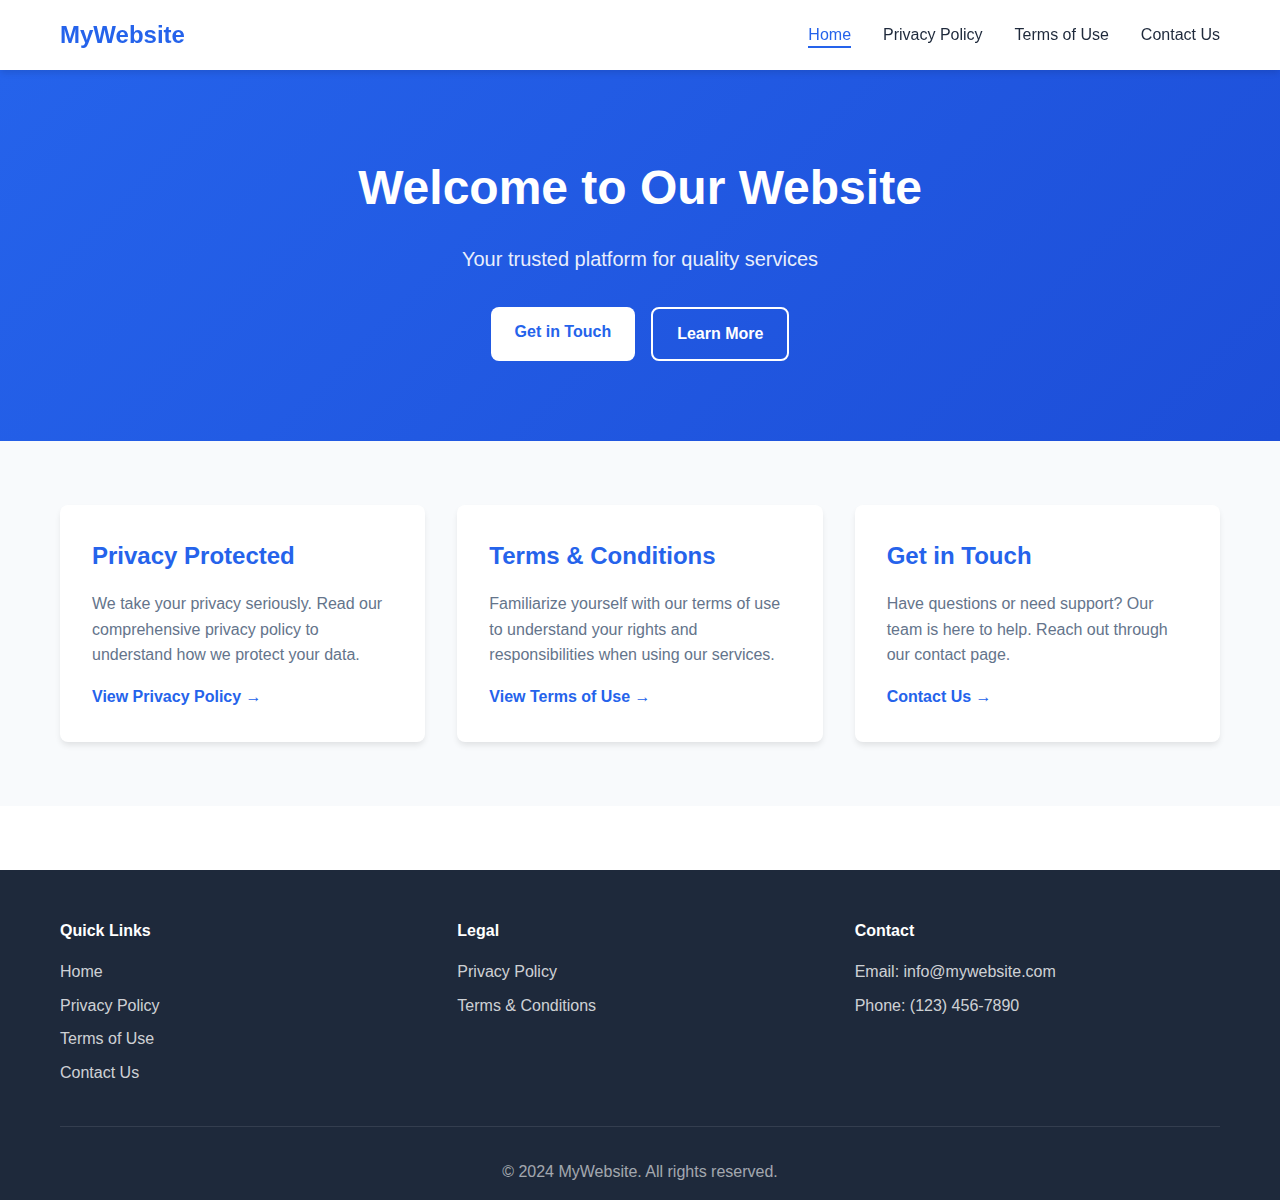
<file: index.html>
<!DOCTYPE html>
<html lang="en">
<head>
    <meta charset="UTF-8">
    <meta name="viewport" content="width=device-width, initial-scale=1.0">
    <title>Home - Website</title>
    <link rel="stylesheet" href="styles.css">
</head>
<body>
    <header>
        <nav class="navbar">
            <div class="container">
                <div class="logo">
                    <a href="index.html">MyWebsite</a>
                </div>
                <ul class="nav-menu">
                    <li><a href="index.html" class="active">Home</a></li>
                    <li><a href="privacy-policy.html">Privacy Policy</a></li>
                    <li><a href="terms-of-use.html">Terms of Use</a></li>
                    <li><a href="contact-us.html">Contact Us</a></li>
                </ul>
                <div class="hamburger">
                    <span></span>
                    <span></span>
                    <span></span>
                </div>
            </div>
        </nav>
    </header>

    <main>
        <section class="hero">
            <div class="container">
                <h1>Welcome to Our Website</h1>
                <p>Your trusted platform for quality services</p>
                <div class="hero-buttons">
                    <a href="contact-us.html" class="btn btn-primary">Get in Touch</a>
                    <a href="privacy-policy.html" class="btn btn-secondary">Learn More</a>
                </div>
            </div>
        </section>

        <section class="features">
            <div class="container">
                <div class="feature-grid">
                    <div class="feature-card">
                        <h3>Privacy Protected</h3>
                        <p>We take your privacy seriously. Read our comprehensive privacy policy to understand how we protect your data.</p>
                        <a href="privacy-policy.html" class="link">View Privacy Policy →</a>
                    </div>
                    <div class="feature-card">
                        <h3>Terms & Conditions</h3>
                        <p>Familiarize yourself with our terms of use to understand your rights and responsibilities when using our services.</p>
                        <a href="terms-of-use.html" class="link">View Terms of Use →</a>
                    </div>
                    <div class="feature-card">
                        <h3>Get in Touch</h3>
                        <p>Have questions or need support? Our team is here to help. Reach out through our contact page.</p>
                        <a href="contact-us.html" class="link">Contact Us →</a>
                    </div>
                </div>
            </div>
        </section>
    </main>

    <footer>
        <div class="container">
            <div class="footer-content">
                <div class="footer-section">
                    <h4>Quick Links</h4>
                    <ul>
                        <li><a href="index.html">Home</a></li>
                        <li><a href="privacy-policy.html">Privacy Policy</a></li>
                        <li><a href="terms-of-use.html">Terms of Use</a></li>
                        <li><a href="contact-us.html">Contact Us</a></li>
                    </ul>
                </div>
                <div class="footer-section">
                    <h4>Legal</h4>
                    <ul>
                        <li><a href="privacy-policy.html">Privacy Policy</a></li>
                        <li><a href="terms-of-use.html">Terms & Conditions</a></li>
                    </ul>
                </div>
                <div class="footer-section">
                    <h4>Contact</h4>
                    <p>Email: info@mywebsite.com</p>
                    <p>Phone: (123) 456-7890</p>
                </div>
            </div>
            <div class="footer-bottom">
                <p>&copy; 2024 MyWebsite. All rights reserved.</p>
            </div>
        </div>
    </footer>

    <script src="script.js"></script>
</body>
</html>
</file>
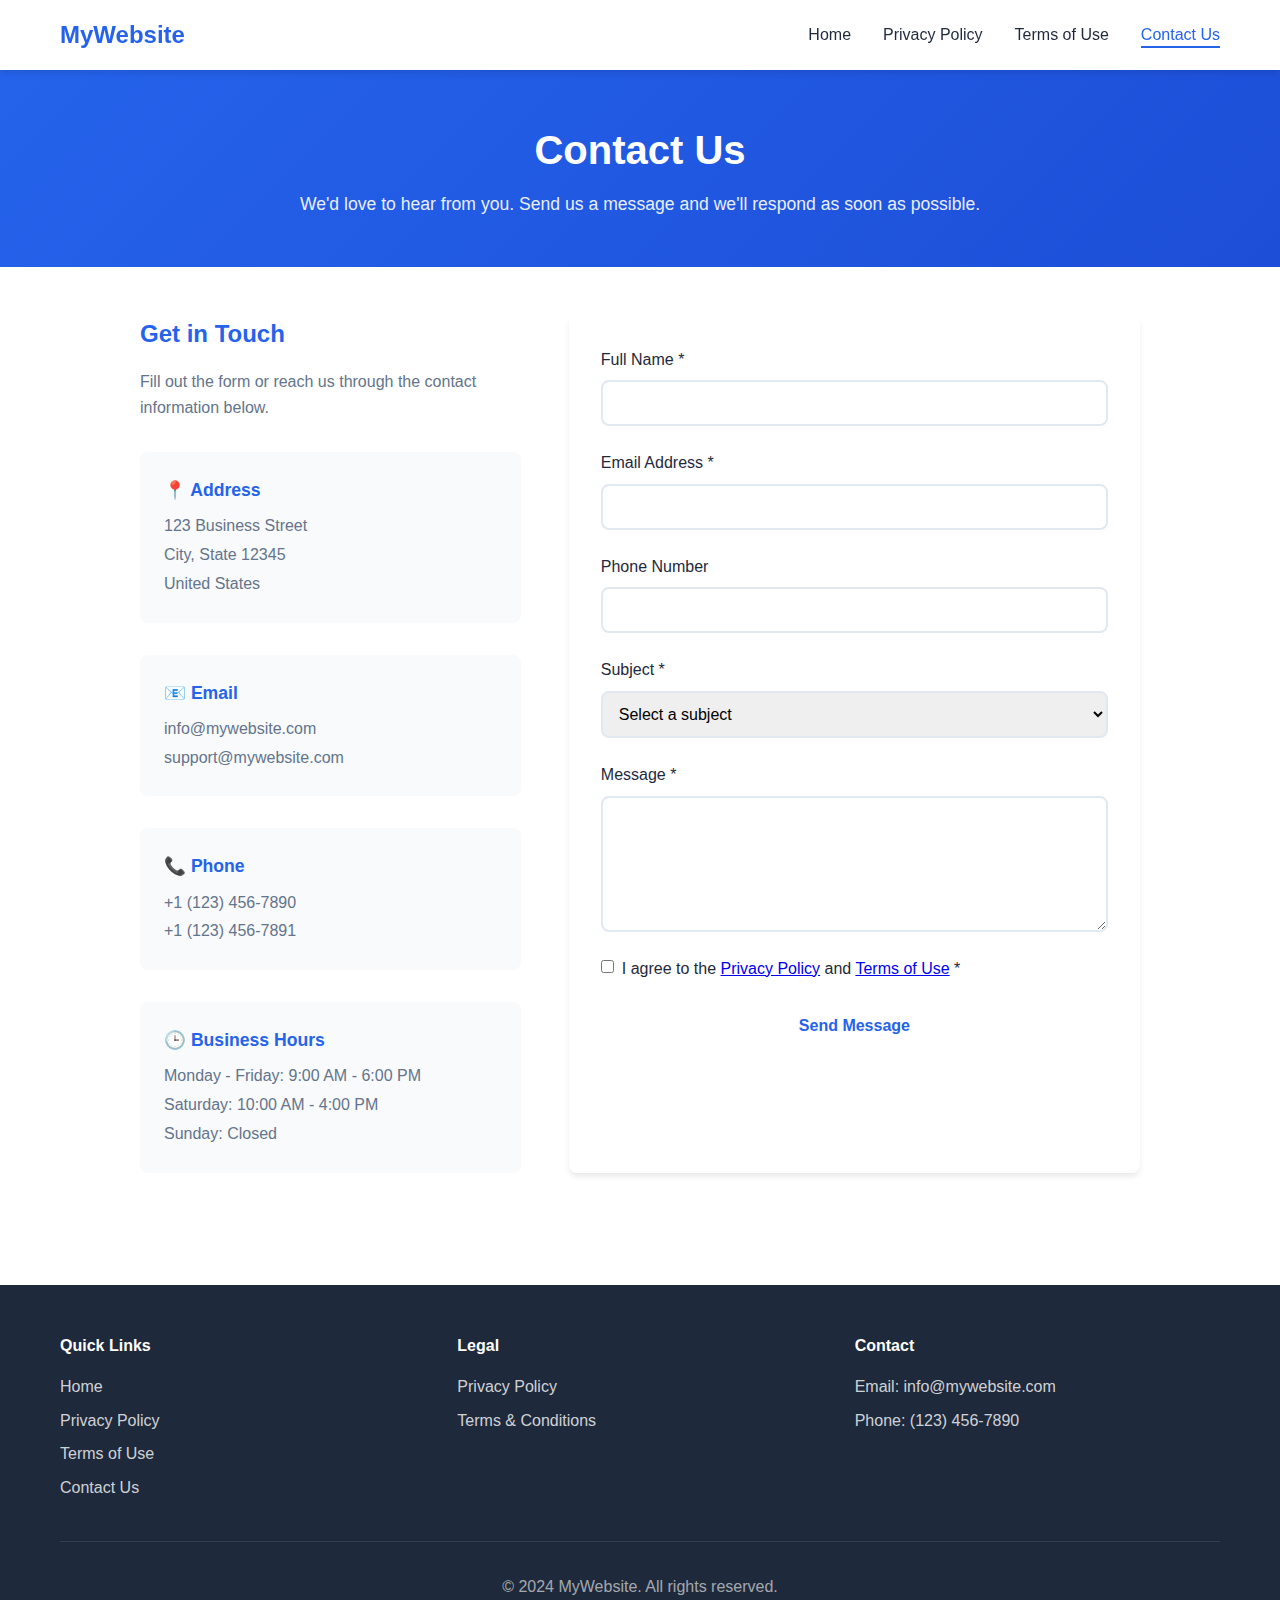
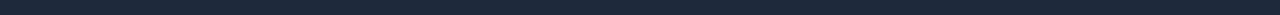
<file: contact-us.html>
<!DOCTYPE html>
<html lang="en">
<head>
    <meta charset="UTF-8">
    <meta name="viewport" content="width=device-width, initial-scale=1.0">
    <title>Contact Us - Website</title>
    <link rel="stylesheet" href="styles.css">
</head>
<body>
    <header>
        <nav class="navbar">
            <div class="container">
                <div class="logo">
                    <a href="index.html">MyWebsite</a>
                </div>
                <ul class="nav-menu">
                    <li><a href="index.html">Home</a></li>
                    <li><a href="privacy-policy.html">Privacy Policy</a></li>
                    <li><a href="terms-of-use.html">Terms of Use</a></li>
                    <li><a href="contact-us.html" class="active">Contact Us</a></li>
                </ul>
                <div class="hamburger">
                    <span></span>
                    <span></span>
                    <span></span>
                </div>
            </div>
        </nav>
    </header>

    <main>
        <section class="page-header">
            <div class="container">
                <h1>Contact Us</h1>
                <p>We'd love to hear from you. Send us a message and we'll respond as soon as possible.</p>
            </div>
        </section>

        <section class="content-section">
            <div class="container">
                <div class="contact-wrapper">
                    <div class="contact-info">
                        <h2>Get in Touch</h2>
                        <p>Fill out the form or reach us through the contact information below.</p>
                        
                        <div class="contact-details">
                            <div class="contact-item">
                                <h3>📍 Address</h3>
                                <p>123 Business Street<br>City, State 12345<br>United States</p>
                            </div>
                            <div class="contact-item">
                                <h3>📧 Email</h3>
                                <p>info@mywebsite.com<br>support@mywebsite.com</p>
                            </div>
                            <div class="contact-item">
                                <h3>📞 Phone</h3>
                                <p>+1 (123) 456-7890<br>+1 (123) 456-7891</p>
                            </div>
                            <div class="contact-item">
                                <h3>🕒 Business Hours</h3>
                                <p>Monday - Friday: 9:00 AM - 6:00 PM<br>Saturday: 10:00 AM - 4:00 PM<br>Sunday: Closed</p>
                            </div>
                        </div>
                    </div>

                    <div class="contact-form-container">
                        <form class="contact-form" id="contactForm">
                            <div class="form-group">
                                <label for="name">Full Name *</label>
                                <input type="text" id="name" name="name" required>
                            </div>

                            <div class="form-group">
                                <label for="email">Email Address *</label>
                                <input type="email" id="email" name="email" required>
                            </div>

                            <div class="form-group">
                                <label for="phone">Phone Number</label>
                                <input type="tel" id="phone" name="phone">
                            </div>

                            <div class="form-group">
                                <label for="subject">Subject *</label>
                                <select id="subject" name="subject" required>
                                    <option value="">Select a subject</option>
                                    <option value="general">General Inquiry</option>
                                    <option value="support">Technical Support</option>
                                    <option value="billing">Billing Question</option>
                                    <option value="feedback">Feedback</option>
                                    <option value="other">Other</option>
                                </select>
                            </div>

                            <div class="form-group">
                                <label for="message">Message *</label>
                                <textarea id="message" name="message" rows="6" required></textarea>
                            </div>

                            <div class="form-group checkbox-group">
                                <input type="checkbox" id="consent" name="consent" required>
                                <label for="consent">I agree to the <a href="privacy-policy.html">Privacy Policy</a> and <a href="terms-of-use.html">Terms of Use</a> *</label>
                            </div>

                            <button type="submit" class="btn btn-primary btn-full">Send Message</button>
                        </form>
                    </div>
                </div>
            </div>
        </section>
    </main>

    <footer>
        <div class="container">
            <div class="footer-content">
                <div class="footer-section">
                    <h4>Quick Links</h4>
                    <ul>
                        <li><a href="index.html">Home</a></li>
                        <li><a href="privacy-policy.html">Privacy Policy</a></li>
                        <li><a href="terms-of-use.html">Terms of Use</a></li>
                        <li><a href="contact-us.html">Contact Us</a></li>
                    </ul>
                </div>
                <div class="footer-section">
                    <h4>Legal</h4>
                    <ul>
                        <li><a href="privacy-policy.html">Privacy Policy</a></li>
                        <li><a href="terms-of-use.html">Terms & Conditions</a></li>
                    </ul>
                </div>
                <div class="footer-section">
                    <h4>Contact</h4>
                    <p>Email: info@mywebsite.com</p>
                    <p>Phone: (123) 456-7890</p>
                </div>
            </div>
            <div class="footer-bottom">
                <p>&copy; 2024 MyWebsite. All rights reserved.</p>
            </div>
        </div>
    </footer>

    <script src="script.js"></script>
</body>
</html>
</file>
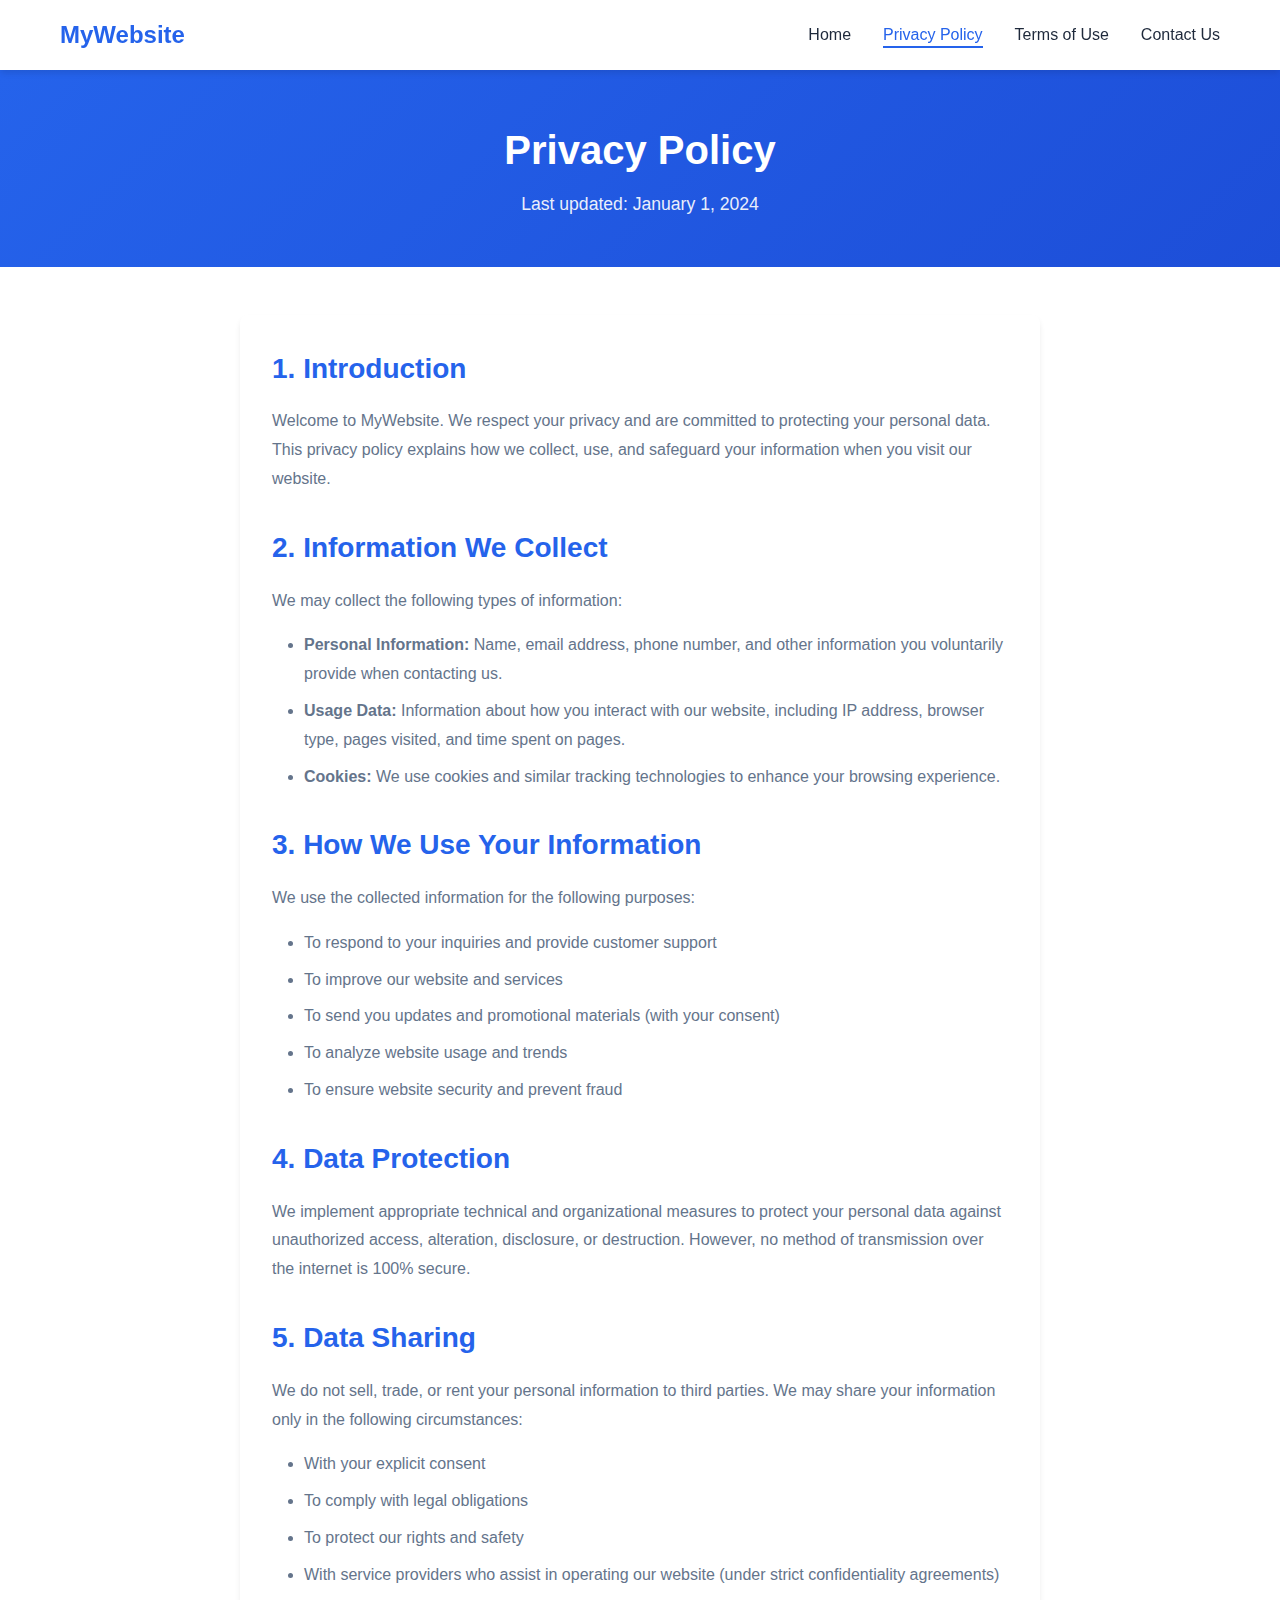
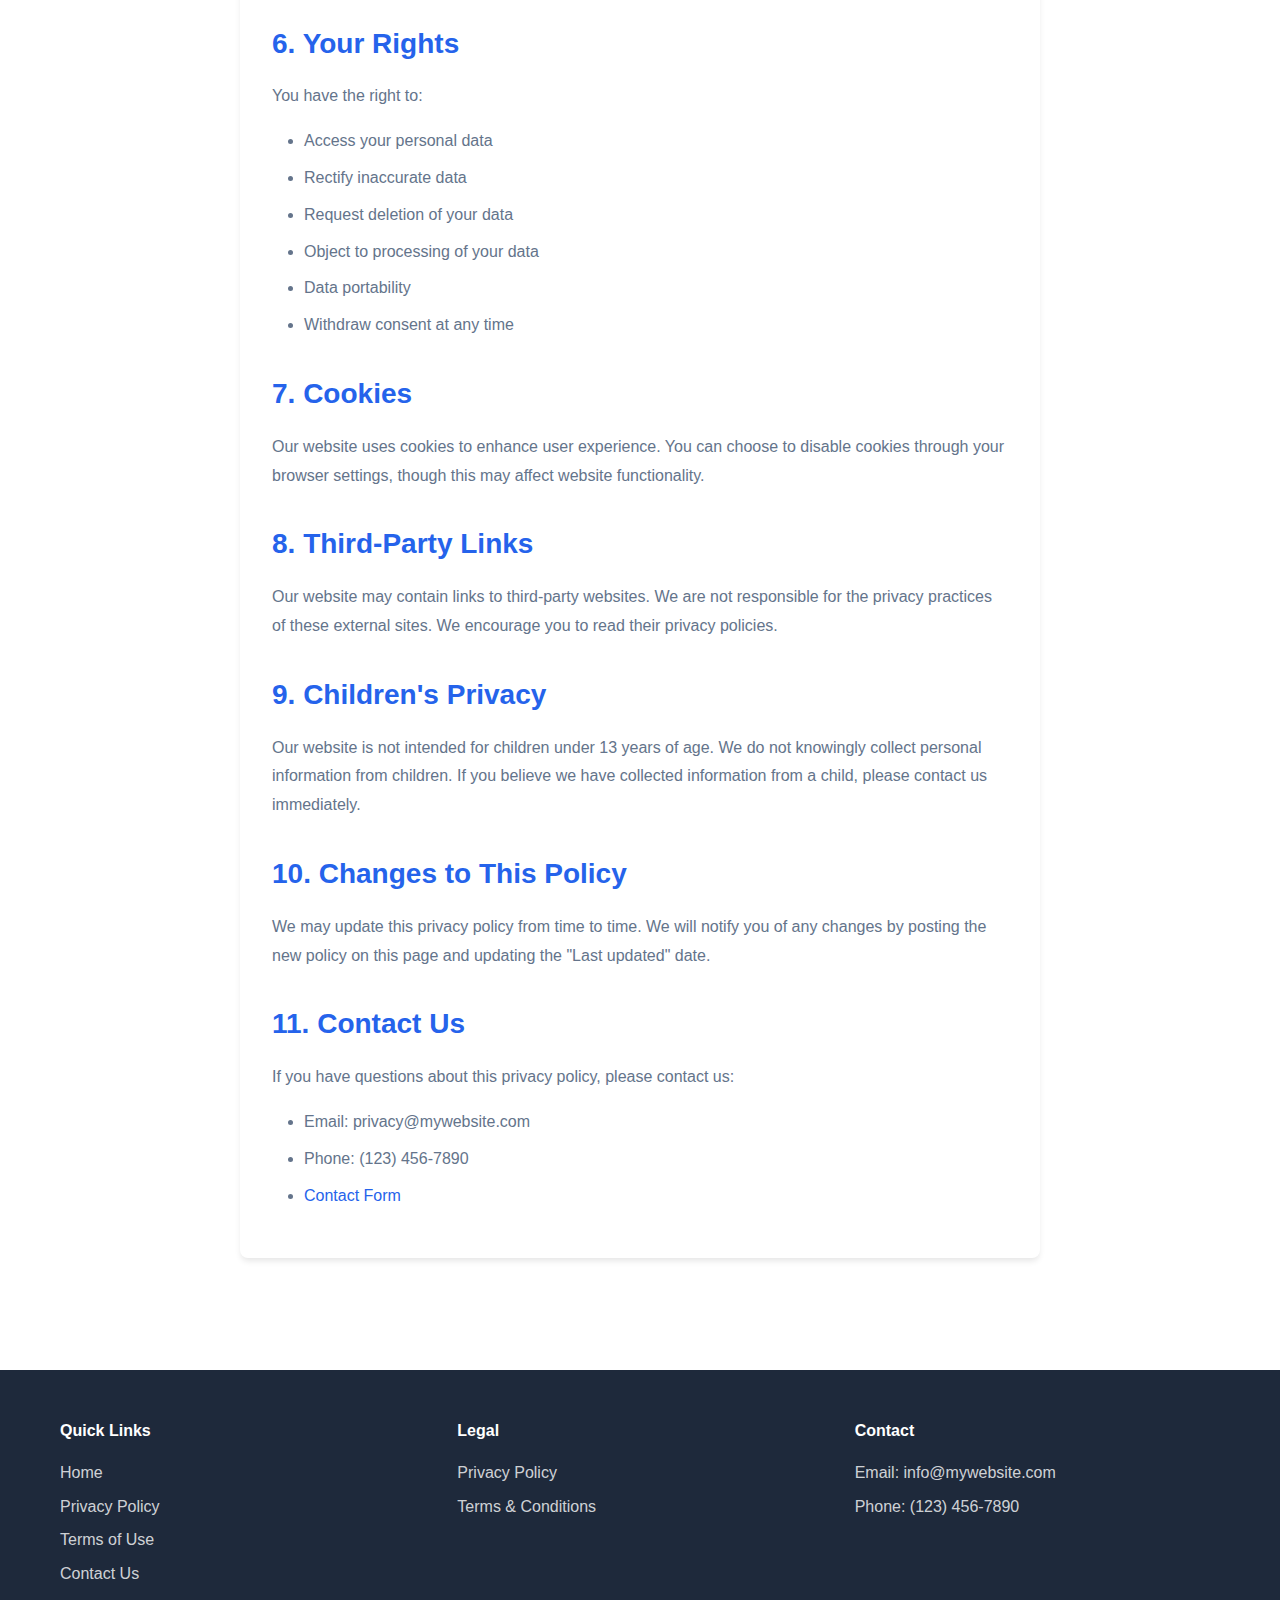
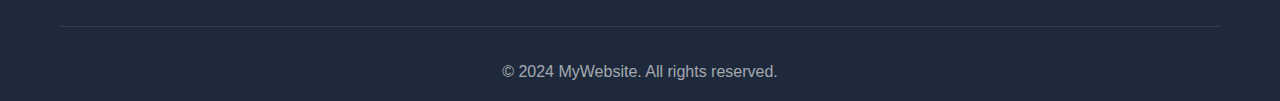
<file: privacy-policy.html>
<!DOCTYPE html>
<html lang="en">
<head>
    <meta charset="UTF-8">
    <meta name="viewport" content="width=device-width, initial-scale=1.0">
    <title>Privacy Policy - Website</title>
    <link rel="stylesheet" href="styles.css">
</head>
<body>
    <header>
        <nav class="navbar">
            <div class="container">
                <div class="logo">
                    <a href="index.html">MyWebsite</a>
                </div>
                <ul class="nav-menu">
                    <li><a href="index.html">Home</a></li>
                    <li><a href="privacy-policy.html" class="active">Privacy Policy</a></li>
                    <li><a href="terms-of-use.html">Terms of Use</a></li>
                    <li><a href="contact-us.html">Contact Us</a></li>
                </ul>
                <div class="hamburger">
                    <span></span>
                    <span></span>
                    <span></span>
                </div>
            </div>
        </nav>
    </header>

    <main>
        <section class="page-header">
            <div class="container">
                <h1>Privacy Policy</h1>
                <p>Last updated: January 1, 2024</p>
            </div>
        </section>

        <section class="content-section">
            <div class="container">
                <div class="content-wrapper">
                    <h2>1. Introduction</h2>
                    <p>Welcome to MyWebsite. We respect your privacy and are committed to protecting your personal data. This privacy policy explains how we collect, use, and safeguard your information when you visit our website.</p>

                    <h2>2. Information We Collect</h2>
                    <p>We may collect the following types of information:</p>
                    <ul>
                        <li><strong>Personal Information:</strong> Name, email address, phone number, and other information you voluntarily provide when contacting us.</li>
                        <li><strong>Usage Data:</strong> Information about how you interact with our website, including IP address, browser type, pages visited, and time spent on pages.</li>
                        <li><strong>Cookies:</strong> We use cookies and similar tracking technologies to enhance your browsing experience.</li>
                    </ul>

                    <h2>3. How We Use Your Information</h2>
                    <p>We use the collected information for the following purposes:</p>
                    <ul>
                        <li>To respond to your inquiries and provide customer support</li>
                        <li>To improve our website and services</li>
                        <li>To send you updates and promotional materials (with your consent)</li>
                        <li>To analyze website usage and trends</li>
                        <li>To ensure website security and prevent fraud</li>
                    </ul>

                    <h2>4. Data Protection</h2>
                    <p>We implement appropriate technical and organizational measures to protect your personal data against unauthorized access, alteration, disclosure, or destruction. However, no method of transmission over the internet is 100% secure.</p>

                    <h2>5. Data Sharing</h2>
                    <p>We do not sell, trade, or rent your personal information to third parties. We may share your information only in the following circumstances:</p>
                    <ul>
                        <li>With your explicit consent</li>
                        <li>To comply with legal obligations</li>
                        <li>To protect our rights and safety</li>
                        <li>With service providers who assist in operating our website (under strict confidentiality agreements)</li>
                    </ul>

                    <h2>6. Your Rights</h2>
                    <p>You have the right to:</p>
                    <ul>
                        <li>Access your personal data</li>
                        <li>Rectify inaccurate data</li>
                        <li>Request deletion of your data</li>
                        <li>Object to processing of your data</li>
                        <li>Data portability</li>
                        <li>Withdraw consent at any time</li>
                    </ul>

                    <h2>7. Cookies</h2>
                    <p>Our website uses cookies to enhance user experience. You can choose to disable cookies through your browser settings, though this may affect website functionality.</p>

                    <h2>8. Third-Party Links</h2>
                    <p>Our website may contain links to third-party websites. We are not responsible for the privacy practices of these external sites. We encourage you to read their privacy policies.</p>

                    <h2>9. Children's Privacy</h2>
                    <p>Our website is not intended for children under 13 years of age. We do not knowingly collect personal information from children. If you believe we have collected information from a child, please contact us immediately.</p>

                    <h2>10. Changes to This Policy</h2>
                    <p>We may update this privacy policy from time to time. We will notify you of any changes by posting the new policy on this page and updating the "Last updated" date.</p>

                    <h2>11. Contact Us</h2>
                    <p>If you have questions about this privacy policy, please contact us:</p>
                    <ul>
                        <li>Email: privacy@mywebsite.com</li>
                        <li>Phone: (123) 456-7890</li>
                        <li><a href="contact-us.html">Contact Form</a></li>
                    </ul>
                </div>
            </div>
        </section>
    </main>

    <footer>
        <div class="container">
            <div class="footer-content">
                <div class="footer-section">
                    <h4>Quick Links</h4>
                    <ul>
                        <li><a href="index.html">Home</a></li>
                        <li><a href="privacy-policy.html">Privacy Policy</a></li>
                        <li><a href="terms-of-use.html">Terms of Use</a></li>
                        <li><a href="contact-us.html">Contact Us</a></li>
                    </ul>
                </div>
                <div class="footer-section">
                    <h4>Legal</h4>
                    <ul>
                        <li><a href="privacy-policy.html">Privacy Policy</a></li>
                        <li><a href="terms-of-use.html">Terms & Conditions</a></li>
                    </ul>
                </div>
                <div class="footer-section">
                    <h4>Contact</h4>
                    <p>Email: info@mywebsite.com</p>
                    <p>Phone: (123) 456-7890</p>
                </div>
            </div>
            <div class="footer-bottom">
                <p>&copy; 2024 MyWebsite. All rights reserved.</p>
            </div>
        </div>
    </footer>

    <script src="script.js"></script>
</body>
</html>
</file>
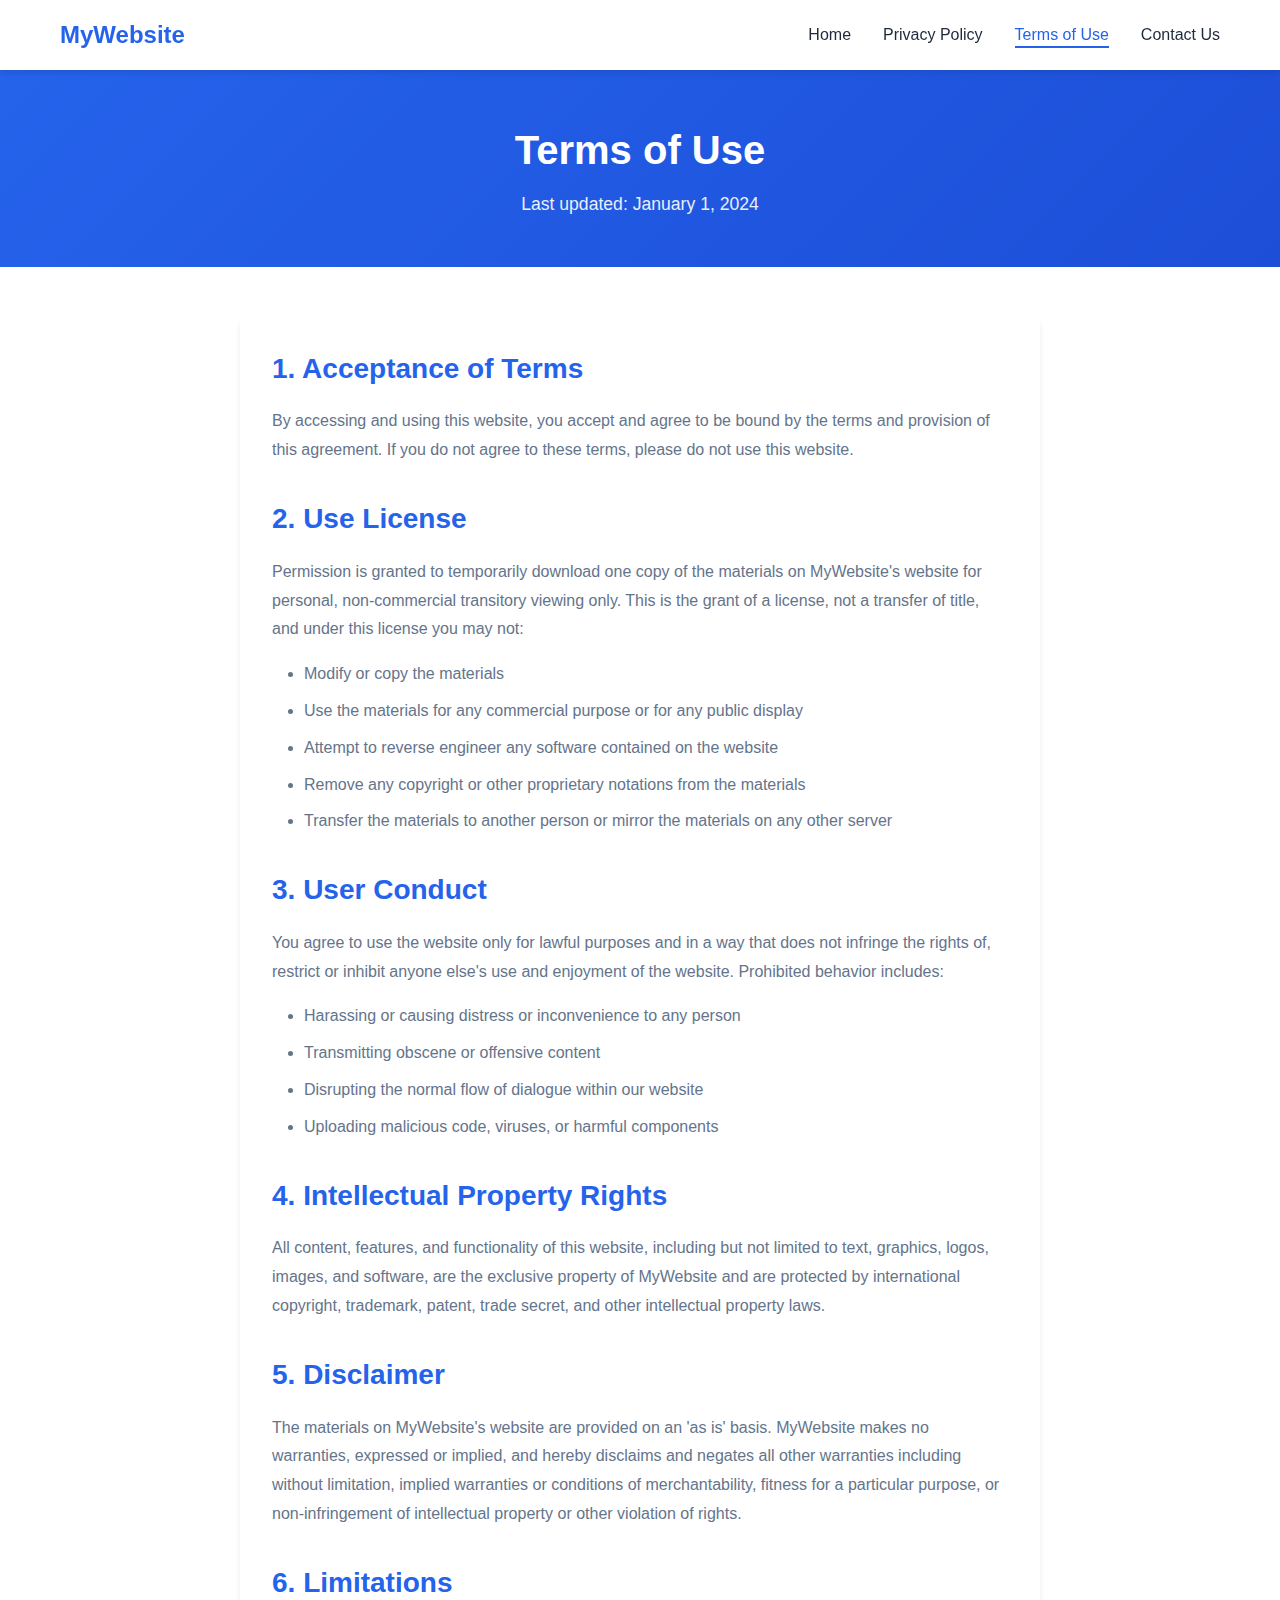
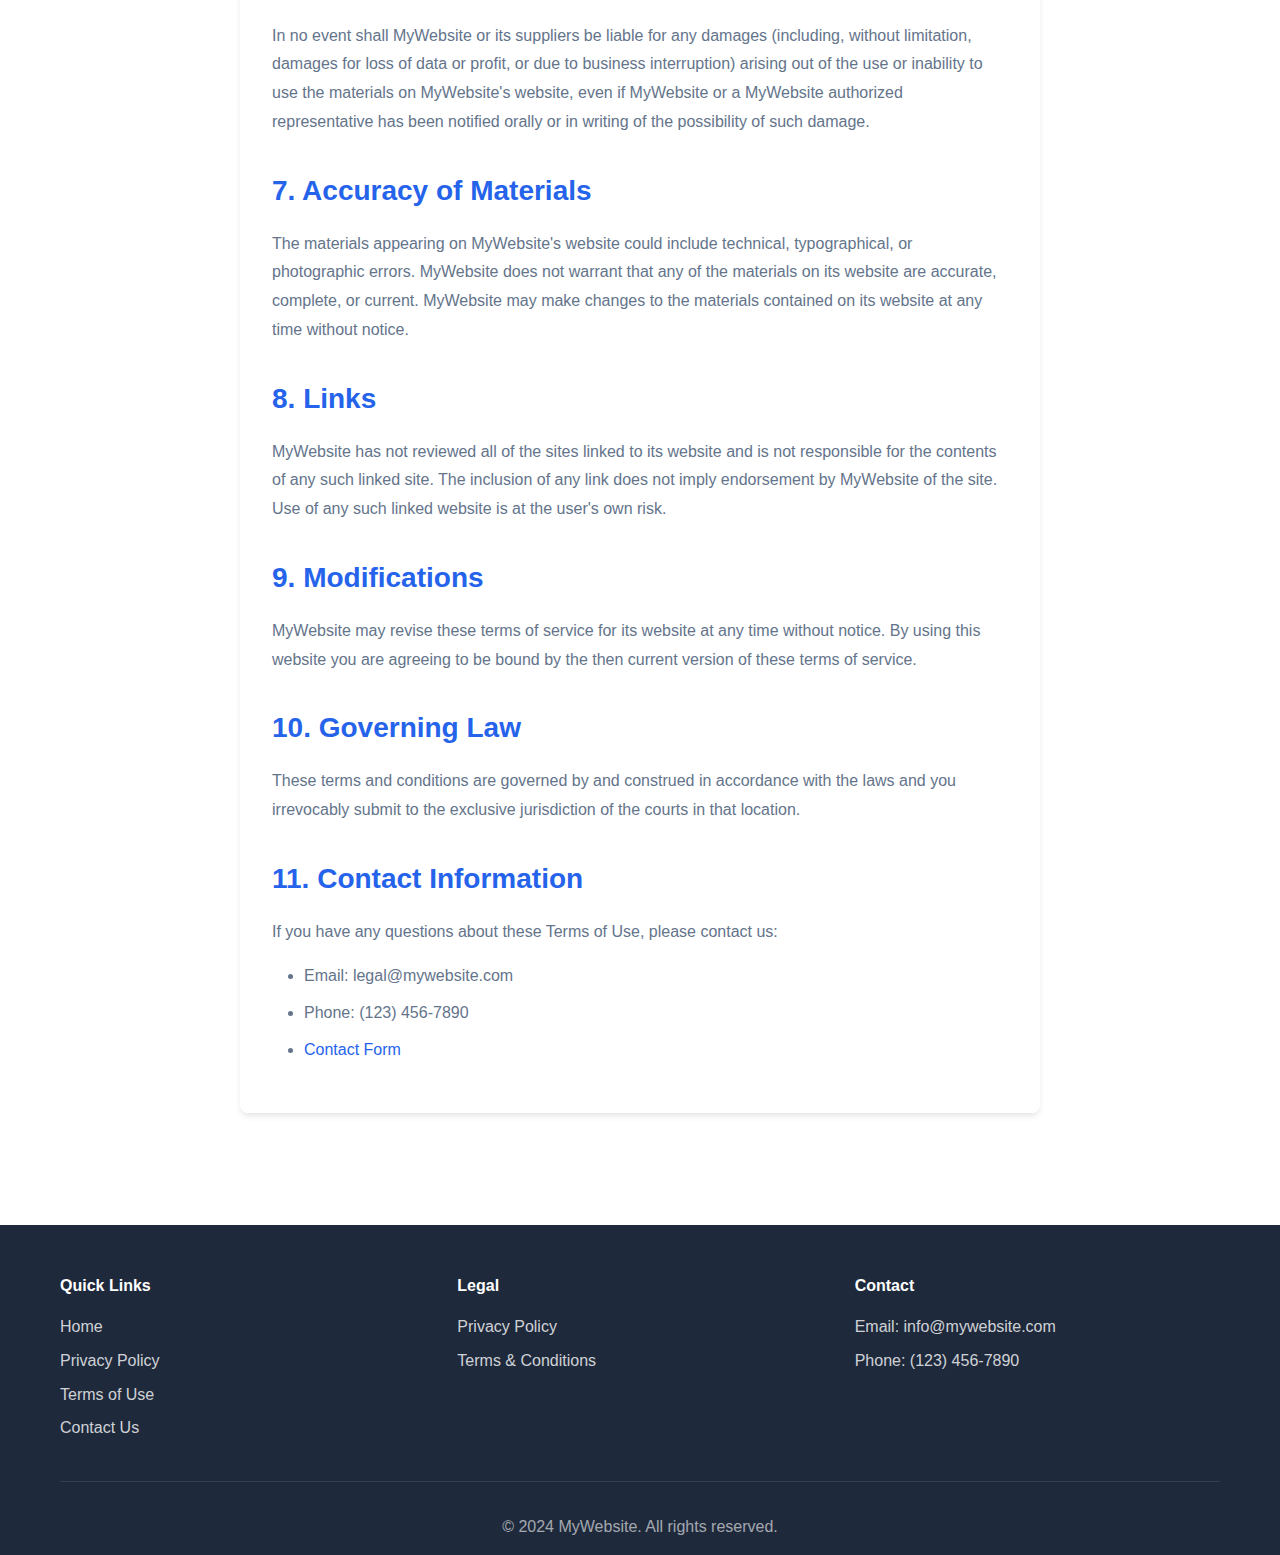
<file: terms-of-use.html>
<!DOCTYPE html>
<html lang="en">
<head>
    <meta charset="UTF-8">
    <meta name="viewport" content="width=device-width, initial-scale=1.0">
    <title>Terms of Use - Website</title>
    <link rel="stylesheet" href="styles.css">
</head>
<body>
    <header>
        <nav class="navbar">
            <div class="container">
                <div class="logo">
                    <a href="index.html">MyWebsite</a>
                </div>
                <ul class="nav-menu">
                    <li><a href="index.html">Home</a></li>
                    <li><a href="privacy-policy.html">Privacy Policy</a></li>
                    <li><a href="terms-of-use.html" class="active">Terms of Use</a></li>
                    <li><a href="contact-us.html">Contact Us</a></li>
                </ul>
                <div class="hamburger">
                    <span></span>
                    <span></span>
                    <span></span>
                </div>
            </div>
        </nav>
    </header>

    <main>
        <section class="page-header">
            <div class="container">
                <h1>Terms of Use</h1>
                <p>Last updated: January 1, 2024</p>
            </div>
        </section>

        <section class="content-section">
            <div class="container">
                <div class="content-wrapper">
                    <h2>1. Acceptance of Terms</h2>
                    <p>By accessing and using this website, you accept and agree to be bound by the terms and provision of this agreement. If you do not agree to these terms, please do not use this website.</p>

                    <h2>2. Use License</h2>
                    <p>Permission is granted to temporarily download one copy of the materials on MyWebsite's website for personal, non-commercial transitory viewing only. This is the grant of a license, not a transfer of title, and under this license you may not:</p>
                    <ul>
                        <li>Modify or copy the materials</li>
                        <li>Use the materials for any commercial purpose or for any public display</li>
                        <li>Attempt to reverse engineer any software contained on the website</li>
                        <li>Remove any copyright or other proprietary notations from the materials</li>
                        <li>Transfer the materials to another person or mirror the materials on any other server</li>
                    </ul>

                    <h2>3. User Conduct</h2>
                    <p>You agree to use the website only for lawful purposes and in a way that does not infringe the rights of, restrict or inhibit anyone else's use and enjoyment of the website. Prohibited behavior includes:</p>
                    <ul>
                        <li>Harassing or causing distress or inconvenience to any person</li>
                        <li>Transmitting obscene or offensive content</li>
                        <li>Disrupting the normal flow of dialogue within our website</li>
                        <li>Uploading malicious code, viruses, or harmful components</li>
                    </ul>

                    <h2>4. Intellectual Property Rights</h2>
                    <p>All content, features, and functionality of this website, including but not limited to text, graphics, logos, images, and software, are the exclusive property of MyWebsite and are protected by international copyright, trademark, patent, trade secret, and other intellectual property laws.</p>

                    <h2>5. Disclaimer</h2>
                    <p>The materials on MyWebsite's website are provided on an 'as is' basis. MyWebsite makes no warranties, expressed or implied, and hereby disclaims and negates all other warranties including without limitation, implied warranties or conditions of merchantability, fitness for a particular purpose, or non-infringement of intellectual property or other violation of rights.</p>

                    <h2>6. Limitations</h2>
                    <p>In no event shall MyWebsite or its suppliers be liable for any damages (including, without limitation, damages for loss of data or profit, or due to business interruption) arising out of the use or inability to use the materials on MyWebsite's website, even if MyWebsite or a MyWebsite authorized representative has been notified orally or in writing of the possibility of such damage.</p>

                    <h2>7. Accuracy of Materials</h2>
                    <p>The materials appearing on MyWebsite's website could include technical, typographical, or photographic errors. MyWebsite does not warrant that any of the materials on its website are accurate, complete, or current. MyWebsite may make changes to the materials contained on its website at any time without notice.</p>

                    <h2>8. Links</h2>
                    <p>MyWebsite has not reviewed all of the sites linked to its website and is not responsible for the contents of any such linked site. The inclusion of any link does not imply endorsement by MyWebsite of the site. Use of any such linked website is at the user's own risk.</p>

                    <h2>9. Modifications</h2>
                    <p>MyWebsite may revise these terms of service for its website at any time without notice. By using this website you are agreeing to be bound by the then current version of these terms of service.</p>

                    <h2>10. Governing Law</h2>
                    <p>These terms and conditions are governed by and construed in accordance with the laws and you irrevocably submit to the exclusive jurisdiction of the courts in that location.</p>

                    <h2>11. Contact Information</h2>
                    <p>If you have any questions about these Terms of Use, please contact us:</p>
                    <ul>
                        <li>Email: legal@mywebsite.com</li>
                        <li>Phone: (123) 456-7890</li>
                        <li><a href="contact-us.html">Contact Form</a></li>
                    </ul>
                </div>
            </div>
        </section>
    </main>

    <footer>
        <div class="container">
            <div class="footer-content">
                <div class="footer-section">
                    <h4>Quick Links</h4>
                    <ul>
                        <li><a href="index.html">Home</a></li>
                        <li><a href="privacy-policy.html">Privacy Policy</a></li>
                        <li><a href="terms-of-use.html">Terms of Use</a></li>
                        <li><a href="contact-us.html">Contact Us</a></li>
                    </ul>
                </div>
                <div class="footer-section">
                    <h4>Legal</h4>
                    <ul>
                        <li><a href="privacy-policy.html">Privacy Policy</a></li>
                        <li><a href="terms-of-use.html">Terms & Conditions</a></li>
                    </ul>
                </div>
                <div class="footer-section">
                    <h4>Contact</h4>
                    <p>Email: info@mywebsite.com</p>
                    <p>Phone: (123) 456-7890</p>
                </div>
            </div>
            <div class="footer-bottom">
                <p>&copy; 2024 MyWebsite. All rights reserved.</p>
            </div>
        </div>
    </footer>

    <script src="script.js"></script>
</body>
</html>
</file>
<file: styles.css>
/* Reset and Base Styles */
* {
    margin: 0;
    padding: 0;
    box-sizing: border-box;
}

:root {
    --primary-color: #2563eb;
    --primary-dark: #1d4ed8;
    --secondary-color: #64748b;
    --text-color: #1e293b;
    --text-light: #64748b;
    --bg-color: #ffffff;
    --bg-light: #f8fafc;
    --border-color: #e2e8f0;
    --success-color: #10b981;
    --error-color: #ef4444;
    --shadow: 0 4px 6px -1px rgba(0, 0, 0, 0.1);
    --shadow-lg: 0 10px 15px -3px rgba(0, 0, 0, 0.1);
}

body {
    font-family: -apple-system, BlinkMacSystemFont, 'Segoe UI', Roboto, 'Helvetica Neue', Arial, sans-serif;
    line-height: 1.6;
    color: var(--text-color);
    background-color: var(--bg-color);
}

.container {
    max-width: 1200px;
    margin: 0 auto;
    padding: 0 20px;
}

/* Header and Navigation */
header {
    background-color: var(--bg-color);
    box-shadow: var(--shadow);
    position: sticky;
    top: 0;
    z-index: 1000;
}

.navbar {
    padding: 1rem 0;
}

.navbar .container {
    display: flex;
    justify-content: space-between;
    align-items: center;
}

.logo a {
    font-size: 1.5rem;
    font-weight: 700;
    color: var(--primary-color);
    text-decoration: none;
    transition: color 0.3s;
}

.logo a:hover {
    color: var(--primary-dark);
}

.nav-menu {
    display: flex;
    list-style: none;
    gap: 2rem;
}

.nav-menu a {
    text-decoration: none;
    color: var(--text-color);
    font-weight: 500;
    transition: color 0.3s;
    position: relative;
}

.nav-menu a:hover,
.nav-menu a.active {
    color: var(--primary-color);
}

.nav-menu a.active::after {
    content: '';
    position: absolute;
    bottom: -5px;
    left: 0;
    width: 100%;
    height: 2px;
    background-color: var(--primary-color);
}

.hamburger {
    display: none;
    flex-direction: column;
    cursor: pointer;
    gap: 5px;
}

.hamburger span {
    width: 25px;
    height: 3px;
    background-color: var(--text-color);
    transition: all 0.3s;
}

/* Hero Section */
.hero {
    background: linear-gradient(135deg, var(--primary-color) 0%, var(--primary-dark) 100%);
    color: white;
    padding: 5rem 0;
    text-align: center;
}

.hero h1 {
    font-size: 3rem;
    margin-bottom: 1rem;
    font-weight: 700;
}

.hero p {
    font-size: 1.25rem;
    margin-bottom: 2rem;
    opacity: 0.9;
}

.hero-buttons {
    display: flex;
    gap: 1rem;
    justify-content: center;
    flex-wrap: wrap;
}

/* Buttons */
.btn {
    display: inline-block;
    padding: 0.75rem 1.5rem;
    border-radius: 0.5rem;
    text-decoration: none;
    font-weight: 600;
    transition: all 0.3s;
    border: none;
    cursor: pointer;
    font-size: 1rem;
}

.btn-primary {
    background-color: white;
    color: var(--primary-color);
}

.btn-primary:hover {
    background-color: var(--bg-light);
    transform: translateY(-2px);
    box-shadow: var(--shadow-lg);
}

.btn-secondary {
    background-color: transparent;
    color: white;
    border: 2px solid white;
}

.btn-secondary:hover {
    background-color: white;
    color: var(--primary-color);
}

.btn-full {
    width: 100%;
}

/* Features Section */
.features {
    padding: 4rem 0;
    background-color: var(--bg-light);
}

.feature-grid {
    display: grid;
    grid-template-columns: repeat(auto-fit, minmax(300px, 1fr));
    gap: 2rem;
}

.feature-card {
    background-color: white;
    padding: 2rem;
    border-radius: 0.5rem;
    box-shadow: var(--shadow);
    transition: transform 0.3s, box-shadow 0.3s;
}

.feature-card:hover {
    transform: translateY(-5px);
    box-shadow: var(--shadow-lg);
}

.feature-card h3 {
    color: var(--primary-color);
    margin-bottom: 1rem;
    font-size: 1.5rem;
}

.feature-card p {
    color: var(--text-light);
    margin-bottom: 1rem;
}

.link {
    color: var(--primary-color);
    text-decoration: none;
    font-weight: 600;
    transition: color 0.3s;
}

.link:hover {
    color: var(--primary-dark);
}

/* Page Header */
.page-header {
    background: linear-gradient(135deg, var(--primary-color) 0%, var(--primary-dark) 100%);
    color: white;
    padding: 3rem 0;
    text-align: center;
}

.page-header h1 {
    font-size: 2.5rem;
    margin-bottom: 0.5rem;
}

.page-header p {
    opacity: 0.9;
    font-size: 1.1rem;
}

/* Content Section */
.content-section {
    padding: 3rem 0;
}

.content-wrapper {
    max-width: 800px;
    margin: 0 auto;
    background-color: white;
    padding: 2rem;
    border-radius: 0.5rem;
    box-shadow: var(--shadow);
}

.content-wrapper h2 {
    color: var(--primary-color);
    margin-top: 2rem;
    margin-bottom: 1rem;
    font-size: 1.75rem;
}

.content-wrapper h2:first-child {
    margin-top: 0;
}

.content-wrapper p {
    margin-bottom: 1rem;
    color: var(--text-light);
    line-height: 1.8;
}

.content-wrapper ul {
    margin-left: 2rem;
    margin-bottom: 1rem;
    color: var(--text-light);
}

.content-wrapper ul li {
    margin-bottom: 0.5rem;
    line-height: 1.8;
}

.content-wrapper a {
    color: var(--primary-color);
    text-decoration: none;
}

.content-wrapper a:hover {
    text-decoration: underline;
}

/* Contact Page */
.contact-wrapper {
    display: grid;
    grid-template-columns: 1fr 1.5fr;
    gap: 3rem;
    max-width: 1000px;
    margin: 0 auto;
}

.contact-info h2 {
    color: var(--primary-color);
    margin-bottom: 1rem;
}

.contact-info > p {
    color: var(--text-light);
    margin-bottom: 2rem;
}

.contact-details {
    display: flex;
    flex-direction: column;
    gap: 2rem;
}

.contact-item {
    padding: 1.5rem;
    background-color: var(--bg-light);
    border-radius: 0.5rem;
}

.contact-item h3 {
    color: var(--primary-color);
    margin-bottom: 0.5rem;
    font-size: 1.1rem;
}

.contact-item p {
    color: var(--text-light);
    margin: 0;
    line-height: 1.8;
}

/* Contact Form */
.contact-form-container {
    background-color: white;
    padding: 2rem;
    border-radius: 0.5rem;
    box-shadow: var(--shadow);
}

.contact-form {
    display: flex;
    flex-direction: column;
    gap: 1.5rem;
}

.form-group {
    display: flex;
    flex-direction: column;
}

.form-group label {
    margin-bottom: 0.5rem;
    color: var(--text-color);
    font-weight: 500;
}

.form-group input,
.form-group select,
.form-group textarea {
    padding: 0.75rem;
    border: 2px solid var(--border-color);
    border-radius: 0.5rem;
    font-size: 1rem;
    font-family: inherit;
    transition: border-color 0.3s;
}

.form-group input:focus,
.form-group select:focus,
.form-group textarea:focus {
    outline: none;
    border-color: var(--primary-color);
}

.form-group textarea {
    resize: vertical;
    min-height: 120px;
}

.checkbox-group {
    flex-direction: row;
    align-items: flex-start;
    gap: 0.5rem;
}

.checkbox-group input[type="checkbox"] {
    width: auto;
    margin-top: 0.25rem;
}

.checkbox-group label {
    margin: 0;
    font-weight: 400;
    line-height: 1.6;
}

/* Footer */
footer {
    background-color: var(--text-color);
    color: white;
    padding: 3rem 0 1rem;
    margin-top: 4rem;
}

.footer-content {
    display: grid;
    grid-template-columns: repeat(auto-fit, minmax(250px, 1fr));
    gap: 2rem;
    margin-bottom: 2rem;
}

.footer-section h4 {
    margin-bottom: 1rem;
    color: white;
}

.footer-section ul {
    list-style: none;
}

.footer-section ul li {
    margin-bottom: 0.5rem;
}

.footer-section a {
    color: rgba(255, 255, 255, 0.8);
    text-decoration: none;
    transition: color 0.3s;
}

.footer-section a:hover {
    color: white;
}

.footer-section p {
    color: rgba(255, 255, 255, 0.8);
    margin-bottom: 0.5rem;
}

.footer-bottom {
    text-align: center;
    padding-top: 2rem;
    border-top: 1px solid rgba(255, 255, 255, 0.1);
    color: rgba(255, 255, 255, 0.6);
}

/* Responsive Design */
@media (max-width: 768px) {
    .hamburger {
        display: flex;
    }

    .nav-menu {
        position: fixed;
        left: -100%;
        top: 70px;
        flex-direction: column;
        background-color: white;
        width: 100%;
        text-align: center;
        transition: 0.3s;
        box-shadow: var(--shadow);
        padding: 2rem 0;
    }

    .nav-menu.active {
        left: 0;
    }

    .hero h1 {
        font-size: 2rem;
    }

    .hero p {
        font-size: 1rem;
    }

    .contact-wrapper {
        grid-template-columns: 1fr;
    }

    .feature-grid {
        grid-template-columns: 1fr;
    }

    .content-wrapper {
        padding: 1.5rem;
    }
}

@media (max-width: 480px) {
    .hero {
        padding: 3rem 0;
    }

    .hero h1 {
        font-size: 1.75rem;
    }

    .page-header h1 {
        font-size: 2rem;
    }

    .content-wrapper {
        padding: 1rem;
    }
}
</file>
